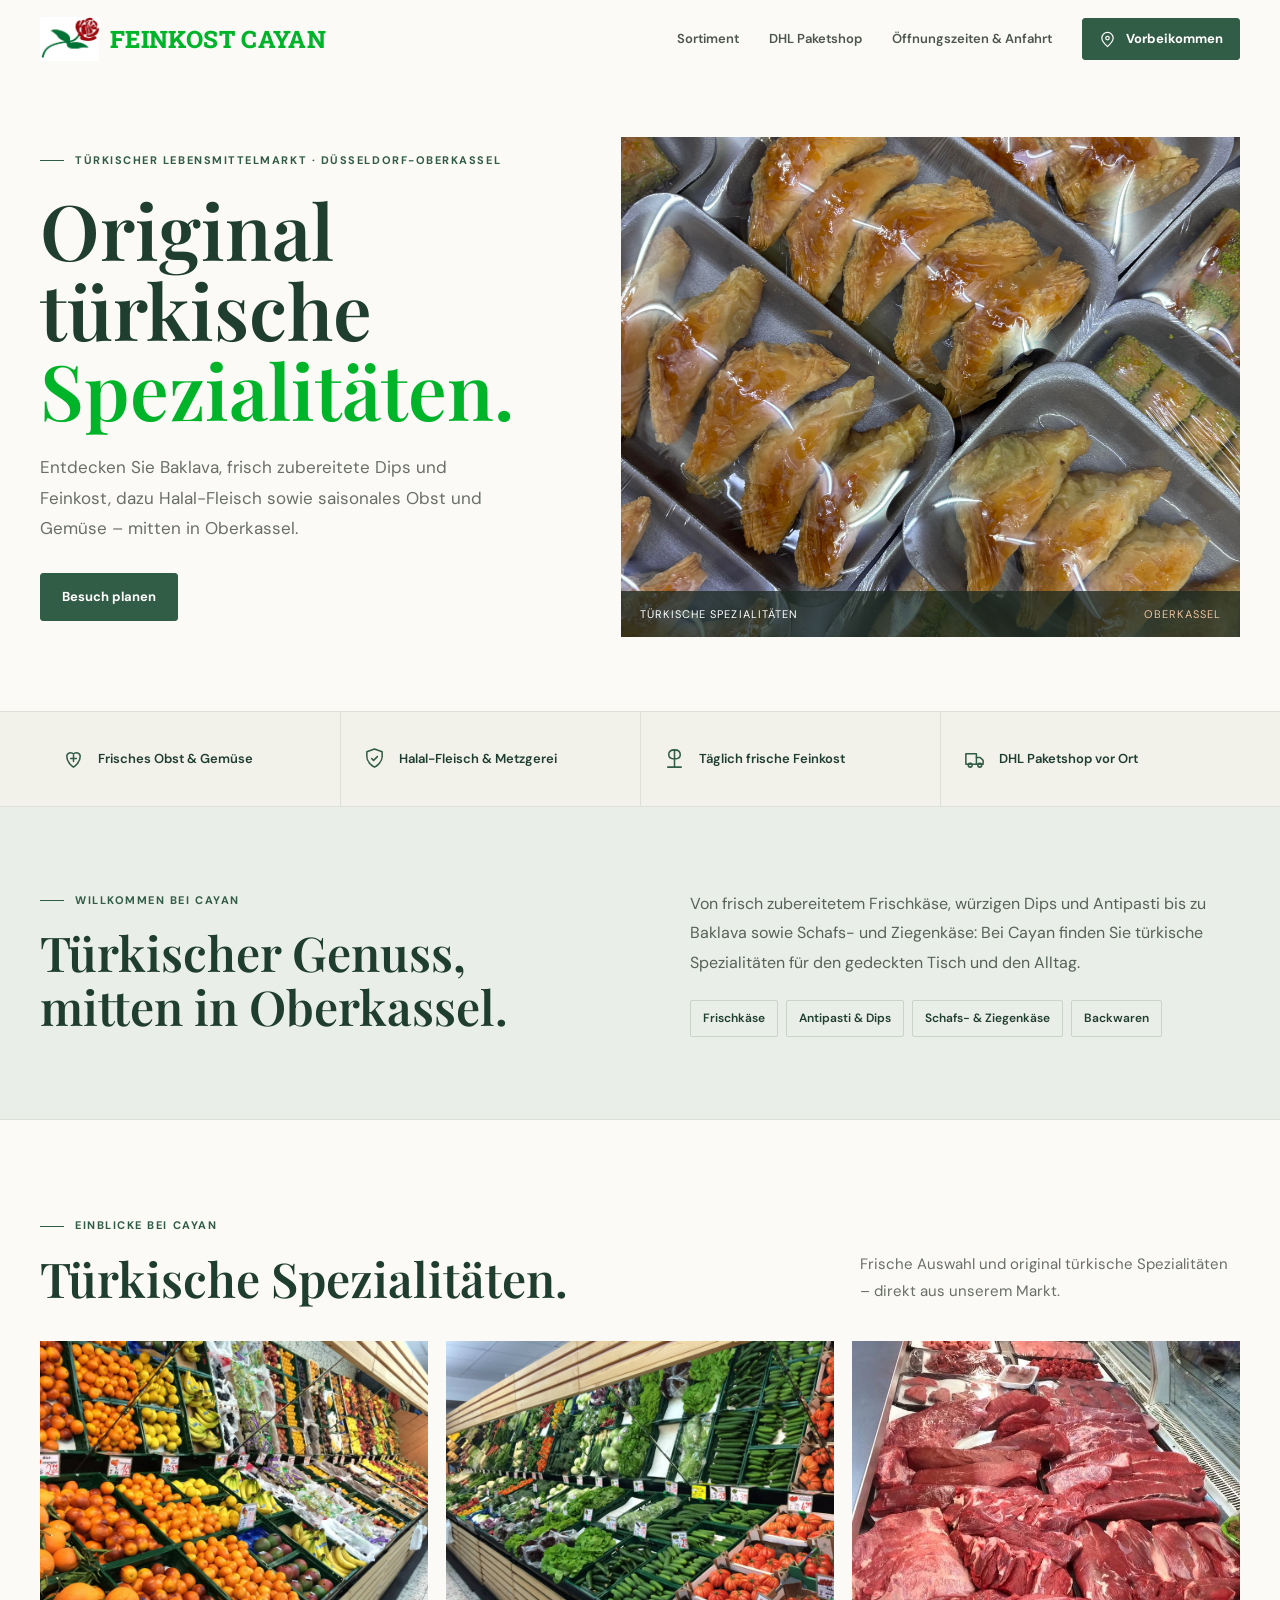
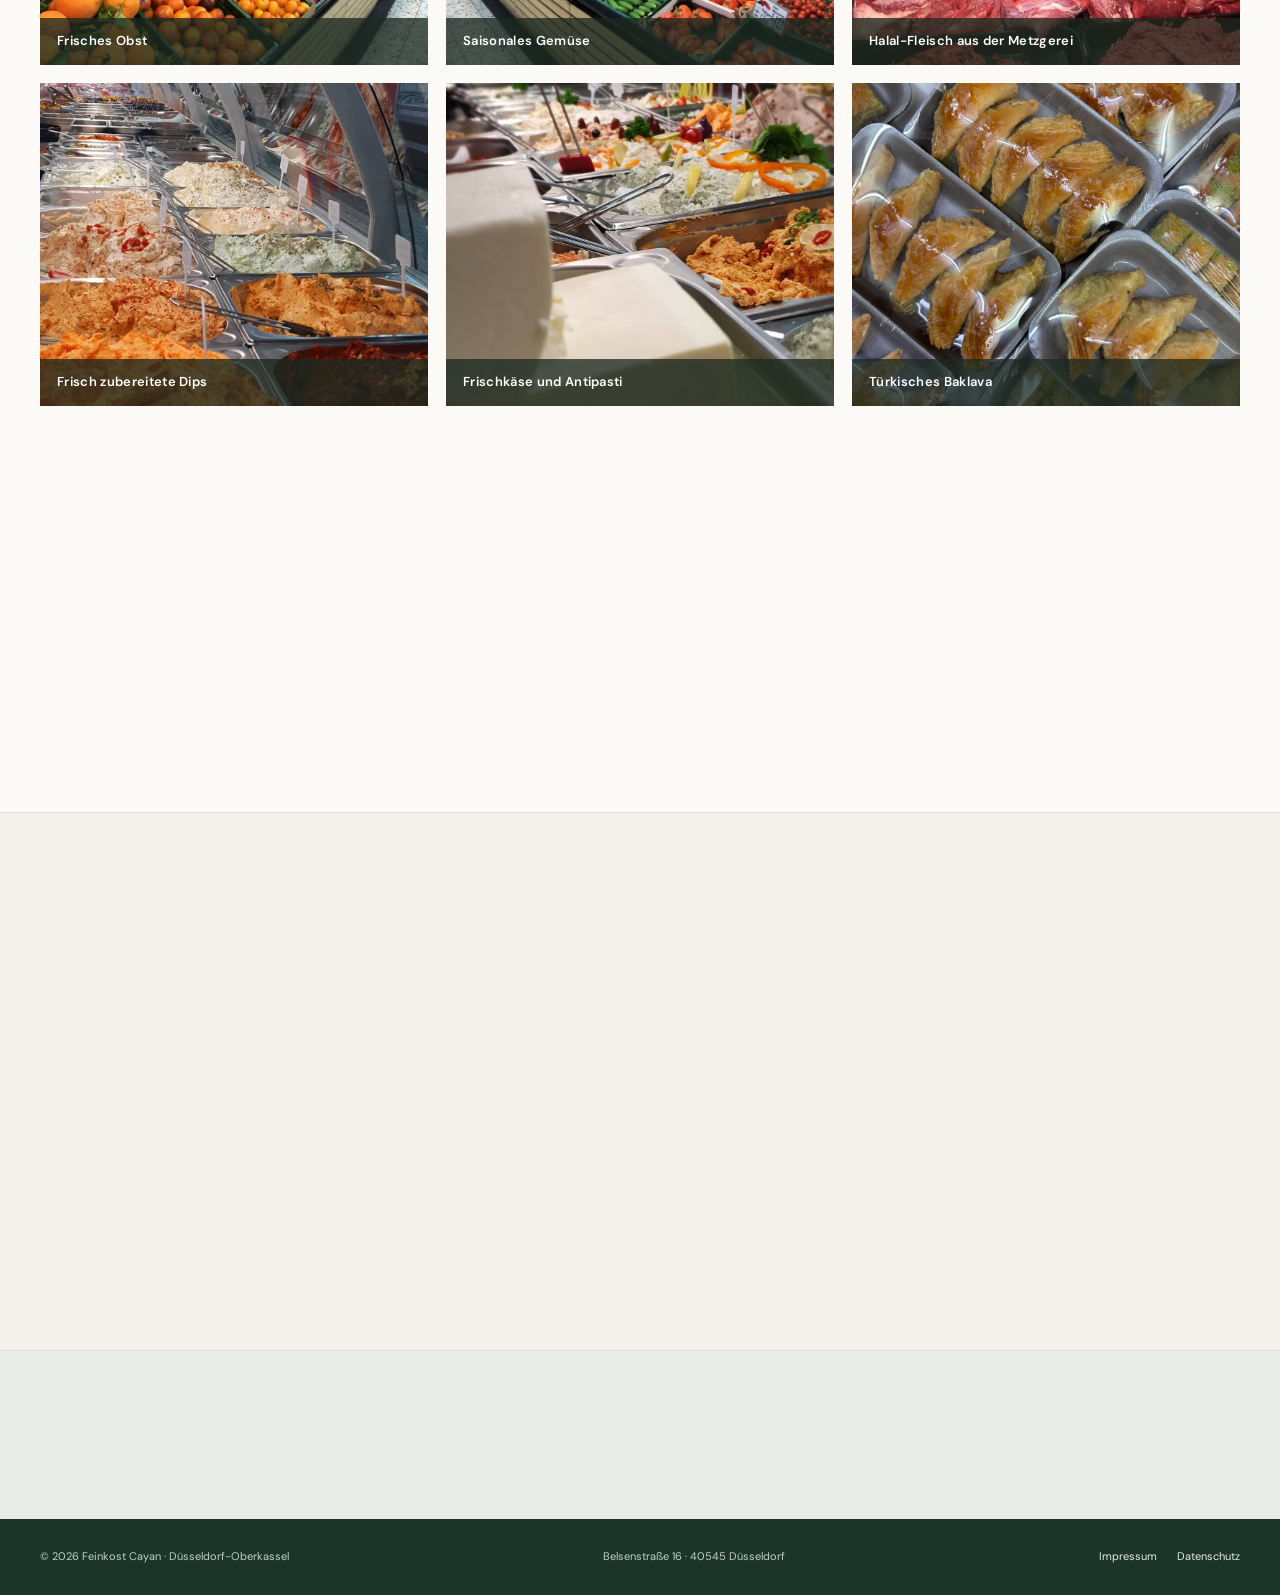
<file: index.html>
<!doctype html>
<html lang="de">
  <head>
    <meta charset="utf-8" />
    <meta name="viewport" content="width=device-width, initial-scale=1" />
    <meta name="theme-color" content="#274638" />
    <meta name="description" content="Feinkost Cayan in Düsseldorf-Oberkassel: frisches Obst und Gemüse, Halal-Fleisch, türkische Feinkost und DHL Paketshop. Mo–Sa 08:00–20:00 Uhr." />
    <meta property="og:type" content="website" />
    <meta property="og:title" content="Feinkost Cayan | Frische & Feinkost in Oberkassel" />
    <meta property="og:description" content="Türkische Lebensmittel, frische Produkte und persönliche Nachbarschaft in Düsseldorf-Oberkassel." />
    <title>Feinkost Cayan | Türkischer Lebensmittelmarkt in Düsseldorf-Oberkassel</title>
    <link rel="stylesheet" href="/fonts/fonts.css" />
    <style>
      :root {
        color-scheme: light;
        --paper: #fbfaf6;
        --white: #fff;
        --ink: #262c27;
        --muted: #696f68;
        --green: #315c45;
        --green-dark: #203e30;
        --cayan-green: #00b42a;
        --green-pale: #e9eee8;
        --line: #dedfd7;
        --serif: "Playfair Display", Georgia, serif;
        --sans: "DM Sans", "Helvetica Neue", sans-serif;
        --page-width: 1200px;
      }

      *, *::before, *::after { box-sizing: border-box; }
      html { scroll-behavior: smooth; scroll-padding-top: 90px; }
      body {
        margin: 0;
        background: var(--paper);
        color: var(--ink);
        font-family: var(--sans);
        font-size: 16px;
        line-height: 1.65;
        -webkit-font-smoothing: antialiased;
      }
      img, svg { display: block; }
      img { max-width: 100%; }
      a { color: inherit; text-decoration: none; }
      a:focus-visible, button:focus-visible { outline: 3px solid var(--green); outline-offset: 4px; }
      button { color: inherit; font: inherit; }
      .wrap { width: min(var(--page-width), calc(100% - 64px)); margin-inline: auto; }
      h1, h2, h3, p { margin-top: 0; }
      h1, h2, h3 { font-family: var(--serif); font-weight: 600; }
      h1 { max-width: 620px; margin-bottom: 22px; color: var(--green-dark); font-size: clamp(52px, 6vw, 78px); line-height: 1.04; }
      h2 { margin-bottom: 16px; color: var(--green-dark); font-size: clamp(36px, 4vw, 48px); line-height: 1.12; }
      .eyebrow {
        display: flex; align-items: center; gap: 11px; margin: 0 0 18px;
        color: var(--green); font-size: 11px; font-weight: 700;
        letter-spacing: .14em; line-height: 1.4; text-transform: uppercase;
      }
      .eyebrow::before { width: 24px; height: 1px; background: currentColor; content: ""; }
      .section-intro { max-width: 630px; margin-bottom: 0; color: var(--muted); font-size: 17px; line-height: 1.8; }

      .site-header {
        position: sticky; z-index: 20; top: 0; border-bottom: 1px solid transparent;
        background: rgb(251 250 246 / 88%); transition: background-color 180ms ease, border-color 180ms ease, box-shadow 180ms ease;
        -webkit-backdrop-filter: blur(12px); backdrop-filter: blur(12px);
      }
      .site-header.is-scrolled { border-color: var(--line); background: rgb(251 250 246 / 97%); box-shadow: 0 5px 20px rgb(32 62 48 / 6%); }
      .header-inner { display: flex; min-height: 78px; align-items: center; justify-content: space-between; gap: 28px; }
      .brand { display: inline-flex; min-width: max-content; align-items: center; gap: 11px; color: var(--green-dark); }
      .brand-mark { display: block; width: 59px; height: 44px; flex: 0 0 auto; object-fit: contain; }
      .brand-name { display: block; font-family: var(--serif); font-size: 23px; font-weight: 700; line-height: 1.02; }
      .brand-word { color: var(--cayan-green); font-family: "Roboto Slab", Rockwell, Georgia, serif; font-size: 24px; font-weight: 800; letter-spacing: .015em; line-height: 1; white-space: nowrap; }
      .main-nav { display: flex; align-items: center; gap: 30px; }
      .main-nav a:not(.nav-visit) { color: #4d564e; font-size: 13px; font-weight: 600; transition: color 160ms ease; }
      .main-nav a:not(.nav-visit):hover { color: var(--green); }
      .nav-visit, .button {
        display: inline-flex; min-height: 48px; align-items: center; justify-content: center; gap: 10px;
        border: 1px solid var(--green); border-radius: 3px; background: var(--green); color: var(--white);
        font-size: 13px; font-weight: 700; transition: background-color 180ms ease, border-color 180ms ease, transform 180ms ease;
      }
      .nav-visit { min-height: 42px; padding: 0 16px; }
      .button { padding: 0 21px; }
      .nav-visit:hover, .button:hover { transform: translateY(-2px); border-color: var(--green-dark); background: var(--green-dark); }
      .nav-visit svg, .button svg { width: 17px; height: 17px; }
      .menu-toggle {
        display: none; width: 44px; height: 44px; align-items: center; justify-content: center;
        border: 1px solid var(--line); border-radius: 3px; background: transparent; color: var(--green-dark); cursor: pointer;
      }
      .menu-toggle svg { width: 21px; height: 21px; }

      .hero { display: grid; min-height: 600px; grid-template-columns: .92fr 1.08fr; align-items: center; gap: 54px; padding-block: 50px 66px; }
      .hero-copy { padding-block: 24px; }
      .hero .eyebrow { margin-bottom: 22px; }
      .hero h1 span { color: var(--cayan-green); }
      .hero-copy > p:not(.eyebrow) { max-width: 465px; margin-bottom: 29px; color: var(--muted); font-size: 17px; line-height: 1.8; }
      .hero-actions { display: flex; align-items: center; gap: 22px; }
      .text-link { display: inline-flex; align-items: center; gap: 9px; color: var(--green); font-size: 13px; font-weight: 700; }
      .text-link svg { width: 16px; height: 16px; transition: transform 180ms ease; }
      .text-link:hover svg { transform: translateX(4px); }
      .hero-photo { position: relative; height: 500px; margin: 0; overflow: hidden; background: var(--green-pale); }
      .hero-photo img { width: 100%; height: 100%; object-fit: cover; object-position: center; }
      .photo-caption {
        position: absolute; right: 0; bottom: 0; left: 0; display: flex; align-items: center; justify-content: space-between;
        gap: 16px; padding: 14px 19px; background: rgb(28 42 32 / 76%); color: #fff;
        font-size: 11px; letter-spacing: .1em; text-transform: uppercase;
      }
      .photo-caption span:last-child { color: #f0c49f; }
      .qualities { border-block: 1px solid var(--line); background: #f2f2eb; }
      .qualities-inner { display: grid; grid-template-columns: repeat(4, 1fr); }
      .quality { display: flex; min-height: 94px; align-items: center; gap: 13px; padding: 18px 22px; color: var(--green-dark); font-size: 13px; font-weight: 600; }
      .quality + .quality { border-left: 1px solid var(--line); }
      .quality svg { width: 23px; height: 23px; flex: 0 0 auto; color: var(--green); }

      .intro-band { border-bottom: 1px solid var(--line); background: var(--green-pale); }
      .intro-inner { display: grid; grid-template-columns: 1.05fr 1fr; align-items: center; gap: 72px; padding-block: 82px; }
      .intro-inner h2 { max-width: 520px; margin-bottom: 0; }
      .intro-copy p { max-width: 540px; margin-bottom: 22px; color: #566258; line-height: 1.85; }
      .specialties { display: flex; flex-wrap: wrap; gap: 8px; }
      .specialties span { padding: 8px 12px; border: 1px solid #cad4c9; border-radius: 2px; color: var(--green-dark); font-size: 12px; font-weight: 600; }

      .assortment { padding-block: 98px 106px; }
      .section-heading { display: flex; align-items: end; justify-content: space-between; gap: 40px; margin-bottom: 36px; }
      .section-heading h2 { max-width: 620px; margin-bottom: 0; }
      .section-heading .section-intro { max-width: 380px; font-size: 15px; }
      .product-grid { display: grid; grid-template-columns: repeat(3, minmax(0, 1fr)); gap: 18px; }
      .product-card { position: relative; min-width: 0; aspect-ratio: 1.2; margin: 0; overflow: hidden; background: var(--green-pale); }
      .product-card img { width: 100%; height: 100%; object-fit: cover; transition: transform 500ms ease; }
      .product-card:hover img { transform: scale(1.035); }
      .product-card figcaption {
        position: absolute; right: 0; bottom: 0; left: 0; padding: 14px 17px;
        background: rgb(28 42 32 / 76%); color: #fff; font-size: 13px; font-weight: 600;
        letter-spacing: .025em; line-height: 1.45;
      }

      .service-band { padding-block: 0 96px; }
      .service-panel { display: grid; grid-template-columns: 1fr auto; align-items: center; gap: 38px; padding: 38px 44px; background: var(--green-dark); color: #fff; }
      .service-panel .eyebrow { color: #efb080; }
      .service-panel h2 { margin-bottom: 10px; color: #fff; font-size: 34px; }
      .service-panel p:not(.eyebrow) { max-width: 600px; margin-bottom: 0; color: #d9e1da; font-size: 14px; }
      .service-icon { display: grid; width: 72px; height: 72px; place-items: center; border: 1px solid rgb(255 255 255 / 35%); border-radius: 50%; color: #efb080; }
      .service-icon svg { width: 36px; height: 36px; }

      .visit-section { padding-block: 88px 96px; border-block: 1px solid var(--line); background: #f3f1eb; }
      .visit-layout { display: grid; grid-template-columns: 1fr .9fr; align-items: center; gap: 76px; }
      .visit-intro { max-width: 420px; }
      .visit-details { display: grid; grid-template-columns: 1fr 1fr; gap: 30px; margin-top: 34px; }
      .detail-block h3 { margin-bottom: 12px; color: var(--green-dark); font-family: var(--sans); font-size: 13px; font-weight: 700; letter-spacing: .06em; text-transform: uppercase; }
      .hours-table { width: 100%; border-collapse: collapse; color: #434c44; font-size: 13px; }
      .hours-table th, .hours-table td { padding: 7px 0; border-bottom: 1px solid var(--line); text-align: left; }
      .hours-table th { font-weight: 600; }
      .hours-table td { text-align: right; white-space: nowrap; }
      .hours-table .closed { color: var(--muted); }
      .detail-note { margin: 10px 0 0; color: var(--muted); font-size: 12px; }
      .address-link { display: inline-block; color: var(--ink); font-size: 15px; font-weight: 600; line-height: 1.65; }
      .phone-links { display: grid; gap: 3px; margin-top: 11px; }
      .phone-links span { color: var(--muted); font-size: 11px; }
      .phone-links a { width: fit-content; color: var(--muted); font-size: 11px; }
      .phone-links a:hover { color: var(--green); }
      .map-card {
        position: relative; display: flex; aspect-ratio: 1.61; align-items: flex-end;
        overflow: hidden; background: #e7eadf;
      }
      .map-card > img { position: absolute; inset: 0; width: 100%; height: 100%; object-fit: cover; object-position: center; }
      .map-info { position: relative; z-index: 1; width: 100%; padding: 17px 20px; background: rgb(28 42 32 / 82%); color: #fff; }
      .map-info strong { display: block; margin-bottom: 2px; color: #fff; font-family: var(--serif); font-size: 21px; }
      .map-info p { margin-bottom: 9px; color: #e2e9e2; font-size: 13px; }
      .map-link {
        display: inline-flex; min-height: 38px; align-items: center; gap: 8px; padding: 0 12px;
        border: 1px solid rgb(255 255 255 / 75%); border-radius: 3px;
        background: #fff; color: var(--green-dark); font-size: 12px; font-weight: 700;
        transition: background-color 160ms ease, color 160ms ease;
      }
      .map-link svg { width: 15px; height: 15px; }
      .map-link:hover { background: var(--green-pale); color: var(--green-dark); }

      .contact-band { background: #e8eee7; }
      .contact-inner { display: flex; align-items: center; justify-content: space-between; gap: 35px; padding-block: 45px; }
      .contact-inner .eyebrow { margin-bottom: 8px; }
      .contact-inner h2 { margin-bottom: 0; font-size: 34px; }
      .contact-visit { display: grid; justify-items: end; gap: 8px; }
      .contact-visit p { margin: 0; color: var(--muted); font-size: 13px; }
      .site-footer { background: #1c3529; color: #e5ebe5; }
      .footer-inner { display: flex; min-height: 76px; align-items: center; justify-content: space-between; gap: 20px; }
      .footer-inner p { margin: 0; color: #c4d0c6; font-size: 11px; }
      .footer-links { display: flex; gap: 20px; }
      .footer-links a { color: #e5ebe5; font-size: 11px; }
      .footer-links a:hover { color: #efb080; }

      .js .reveal { opacity: 0; transform: translateY(15px); transition: opacity 600ms ease, transform 600ms ease; }
      .js .reveal.is-visible { opacity: 1; transform: translateY(0); }
      @media (max-width: 960px) {
        .main-nav { gap: 19px; }
        .hero { min-height: 0; grid-template-columns: .92fr 1.08fr; gap: 32px; padding-block: 42px 52px; }
        .hero-photo { height: 440px; }
        .quality { padding-inline: 14px; }
        .intro-inner { gap: 42px; }
        .visit-layout { gap: 42px; }
        .visit-details { gap: 20px; }
      }
      @media (max-width: 720px) {
        .wrap { width: min(var(--page-width), calc(100% - 40px)); }
        .header-inner { min-height: 70px; }
        .menu-toggle { display: inline-flex; }
        .main-nav {
          position: absolute; top: 100%; right: 0; left: 0; display: none; align-items: stretch; flex-direction: column;
          gap: 0; padding: 10px 20px 20px; border-bottom: 1px solid var(--line); background: var(--paper); box-shadow: 0 12px 20px rgb(32 62 48 / 7%);
        }
        .main-nav.is-open { display: flex; }
        .main-nav a:not(.nav-visit) { padding: 12px 0; border-bottom: 1px solid var(--line); }
        .main-nav .nav-visit { margin-top: 14px; }
        .hero { grid-template-columns: 1fr; gap: 24px; padding-block: 35px 42px; }
        .hero-copy { padding-block: 12px; }
        .hero-photo { height: min(112vw, 470px); }
        .hero h1 { font-size: clamp(48px, 11vw, 68px); }
        .qualities-inner { grid-template-columns: 1fr 1fr; }
        .quality { min-height: 76px; padding: 12px 8px; font-size: 12px; }
        .quality + .quality { border-left: 0; }
        .quality:nth-child(even) { border-left: 1px solid var(--line); }
        .quality:nth-child(n+3) { border-top: 1px solid var(--line); }
        .intro-inner { grid-template-columns: 1fr; gap: 24px; padding-block: 62px; }
        .assortment { padding-block: 68px 74px; }
        .section-heading { display: block; margin-bottom: 24px; }
        .section-heading .section-intro { margin-top: 13px; }
        .product-grid { grid-template-columns: 1fr; gap: 14px; }
        .product-card { aspect-ratio: 1.2; }
        .service-band { padding-bottom: 68px; }
        .service-panel { grid-template-columns: 1fr auto; gap: 16px; padding: 28px 24px; }
        .service-panel h2 { font-size: 29px; }
        .service-icon { width: 58px; height: 58px; }
        .visit-section { padding-block: 66px 72px; }
        .visit-layout { grid-template-columns: 1fr; gap: 32px; }
        .visit-details { gap: 22px; margin-top: 28px; }
        .map-card { min-height: 0; }
        .contact-inner { align-items: flex-start; flex-direction: column; gap: 14px; padding-block: 34px; }
        .contact-inner h2 { font-size: 30px; }
        .contact-visit { justify-items: start; }
        .footer-inner { align-items: flex-start; flex-direction: column; justify-content: center; gap: 8px; padding-block: 18px; }
      }
      @media (max-width: 430px) {
        .wrap { width: calc(100% - 32px); }
        .header-inner { gap: 10px; }
        .brand { gap: 8px; }
        .brand-mark { width: 48px; height: 36px; }
        .brand-word { font-size: clamp(16px, 5.4vw, 22px); }
        .hero h1 { font-size: clamp(40px, 12vw, 48px); }
        .hero-actions { align-items: flex-start; flex-direction: column; gap: 15px; }
        .visit-details { grid-template-columns: 1fr; }
        .hours-table { max-width: 320px; }
        .product-card { aspect-ratio: 1.15; }
        .service-panel { grid-template-columns: 1fr; }
        .service-icon { display: none; }
      }
      @media (prefers-reduced-motion: reduce) {
        *, *::before, *::after { scroll-behavior: auto !important; transition-duration: .01ms !important; }
      }
    </style>
    <script>document.documentElement.classList.add("js");</script>
    <script type="application/ld+json">
      {
        "@context": "https://schema.org",
        "@type": "GroceryStore",
        "name": "Feinkost Cayan",
        "description": "Türkischer Lebensmittel- und Feinkostmarkt in Düsseldorf-Oberkassel mit frischen Lebensmitteln und Halal-Fleisch.",
        "address": {
          "@type": "PostalAddress",
          "streetAddress": "Belsenstraße 16",
          "postalCode": "40545",
          "addressLocality": "Düsseldorf",
          "addressCountry": "DE"
        },
        "telephone": ["+49 211 41661520", "+49 211 574460"],
        "openingHours": "Mo-Sa 08:00-20:00"
      }
    </script>
  </head>
  <body>
    <header class="site-header" id="top">
      <div class="header-inner wrap">
        <a class="brand" href="#top" aria-label="Feinkost Cayan, Startseite">
          <img class="brand-mark" src="images/cayan-logo.jpg" alt="" />
          <span class="brand-name"><span class="brand-word">FEINKOST CAYAN</span></span>
        </a>
        <button class="menu-toggle" type="button" aria-label="Menü öffnen" aria-expanded="false" aria-controls="main-nav">
          <svg viewBox="0 0 24 24" fill="none" stroke="currentColor" stroke-width="1.8" stroke-linecap="round" aria-hidden="true"><path d="M4 7h16M4 12h16M4 17h16" /></svg>
        </button>
        <nav class="main-nav" id="main-nav" aria-label="Hauptnavigation">
          <a href="#sortiment">Sortiment</a>
          <a href="#dhl">DHL Paketshop</a>
          <a href="#besuch">Öffnungszeiten &amp; Anfahrt</a>
          <a class="nav-visit" href="#besuch">
            <svg viewBox="0 0 24 24" fill="none" stroke="currentColor" stroke-width="1.7" stroke-linecap="round" stroke-linejoin="round" aria-hidden="true"><path d="M20 10c0 5-8 12-8 12S4 15 4 10a8 8 0 1 1 16 0Z"/><circle cx="12" cy="10" r="2.5"/></svg>
            Vorbeikommen
          </a>
        </nav>
      </div>
    </header>

    <main>
      <section class="hero wrap" aria-labelledby="hero-title">
        <div class="hero-copy reveal">
          <p class="eyebrow">Türkischer Lebensmittelmarkt · Düsseldorf-Oberkassel</p>
          <h1 id="hero-title">Original türkische<br /><span>Spezialitäten.</span></h1>
          <p>Entdecken Sie Baklava, frisch zubereitete Dips und Feinkost, dazu Halal-Fleisch sowie saisonales Obst und Gemüse – mitten in Oberkassel.</p>
          <div class="hero-actions">
            <a class="button" href="#besuch">Besuch planen</a>
          </div>
        </div>
        <figure class="hero-photo reveal">
          <img src="images/baklava.jpg" alt="Baklava aus der Feinkostauswahl bei Cayan" fetchpriority="high" />
          <figcaption class="photo-caption"><span>Türkische Spezialitäten</span><span>Oberkassel</span></figcaption>
        </figure>
      </section>

      <section class="qualities" aria-label="Das erwartet Sie bei Feinkost Cayan">
        <div class="qualities-inner wrap">
          <div class="quality"><svg viewBox="0 0 24 24" fill="none" stroke="currentColor" stroke-width="1.6" stroke-linecap="round" stroke-linejoin="round" aria-hidden="true"><path d="M12 21s7-4.4 7-11a4 4 0 0 0-7-2.6A4 4 0 0 0 5 10c0 6.6 7 11 7 11Z"/><path d="M9 12h6m-3-3v6"/></svg>Frisches Obst &amp; Gemüse</div>
          <div class="quality"><svg viewBox="0 0 24 24" fill="none" stroke="currentColor" stroke-width="1.6" stroke-linecap="round" stroke-linejoin="round" aria-hidden="true"><path d="M12 21s8-4 8-11V5l-8-3-8 3v5c0 7 8 11 8 11Z"/><path d="m9 12 2 2 4-4"/></svg>Halal-Fleisch &amp; Metzgerei</div>
          <div class="quality"><svg viewBox="0 0 24 24" fill="none" stroke="currentColor" stroke-width="1.6" stroke-linecap="round" stroke-linejoin="round" aria-hidden="true"><path d="M12 3v18m0-18c-4 0-6 2.4-6 5.2 0 2.5 2 4.3 6 4.3m0-9.5c4 0 6 2.4 6 5.2 0 2.5-2 4.3-6 4.3"/><path d="M5 21h14"/></svg>Täglich frische Feinkost</div>
          <div class="quality"><svg viewBox="0 0 24 24" fill="none" stroke="currentColor" stroke-width="1.6" stroke-linecap="round" stroke-linejoin="round" aria-hidden="true"><path d="M3 7h11v11H3z"/><path d="M14 11h4l3 3v4h-7"/><circle cx="7.5" cy="19" r="2"/><circle cx="17.5" cy="19" r="2"/></svg>DHL Paketshop vor Ort</div>
        </div>
      </section>

      <section class="intro-band" aria-labelledby="intro-title">
        <div class="intro-inner wrap reveal">
          <div><p class="eyebrow">Willkommen bei Cayan</p><h2 id="intro-title">Türkischer Genuss, mitten in Oberkassel.</h2></div>
          <div class="intro-copy">
            <p>Von frisch zubereitetem Frischkäse, würzigen Dips und Antipasti bis zu Baklava sowie Schafs- und Ziegenkäse: Bei Cayan finden Sie türkische Spezialitäten für den gedeckten Tisch und den Alltag.</p>
            <div class="specialties" aria-label="Spezialitäten"><span>Frischkäse</span><span>Antipasti &amp; Dips</span><span>Schafs- &amp; Ziegenkäse</span><span>Backwaren</span></div>
          </div>
        </div>
      </section>

      <section class="assortment wrap" id="sortiment" aria-labelledby="assortment-title">
        <div class="section-heading reveal">
          <div><p class="eyebrow">Einblicke bei Cayan</p><h2 id="assortment-title">Türkische Spezialitäten.</h2></div>
          <p class="section-intro">Frische Auswahl und original türkische Spezialitäten – direkt aus unserem Markt.</p>
        </div>
        <div class="product-grid">
          <figure class="product-card reveal">
            <img src="images/obst.jpg" alt="Frische Zitrusfrüchte und weiteres Obst in der Marktauslage" loading="lazy" />
            <figcaption>Frisches Obst</figcaption>
          </figure>
          <figure class="product-card reveal">
            <img src="images/gem%C3%BCse.jpg" alt="Auswahl an frischem Gemüse in der Marktauslage" loading="lazy" />
            <figcaption>Saisonales Gemüse</figcaption>
          </figure>
          <figure class="product-card reveal">
            <img src="images/fleisch.jpg" alt="Frische Fleischstücke in der Metzgerei-Auslage" loading="lazy" />
            <figcaption>Halal-Fleisch aus der Metzgerei</figcaption>
          </figure>
          <figure class="product-card reveal">
            <img src="images/dips.jpg" alt="Auswahl an frisch zubereiteten Dips und Feinkostsalaten" loading="lazy" />
            <figcaption>Frisch zubereitete Dips</figcaption>
          </figure>
          <figure class="product-card reveal">
            <img src="images/dips2.jpg" alt="Frischkäse und würzige Feinkost in der Theke" loading="lazy" />
            <figcaption>Frischkäse und Antipasti</figcaption>
          </figure>
          <figure class="product-card reveal">
            <img src="images/baklava.jpg" alt="Türkisches Baklava als süße Spezialität" loading="lazy" />
            <figcaption>Türkisches Baklava</figcaption>
          </figure>
        </div>
      </section>

      <section class="service-band wrap" id="dhl" aria-labelledby="dhl-title">
        <div class="service-panel reveal">
          <div>
            <p class="eyebrow">Praktisch im Viertel</p>
            <h2 id="dhl-title">DHL Paketshop vor Ort.</h2>
            <p>Erledigen Sie Ihren Einkauf und nutzen Sie zugleich den DHL Paketshop mit integrierter Packstation direkt bei Feinkost Cayan.</p>
          </div>
          <span class="service-icon" aria-hidden="true"><svg viewBox="0 0 24 24" fill="none" stroke="currentColor" stroke-width="1.5" stroke-linecap="round" stroke-linejoin="round"><path d="M3 7.5 12 3l9 4.5v9L12 21l-9-4.5v-9Z"/><path d="m3.5 7.8 8.5 4.4 8.5-4.4M12 12.2V21M7.5 5.2l9 4.6"/></svg></span>
        </div>
      </section>

      <section class="visit-section" id="besuch" aria-labelledby="visit-title">
        <div class="visit-layout wrap">
          <div class="reveal">
            <p class="eyebrow">Gut zu wissen</p><h2 id="visit-title">Schauen Sie vorbei.</h2>
            <p class="section-intro visit-intro">Wir freuen uns auf Ihren Besuch in Düsseldorf-Oberkassel.</p>
            <div class="visit-details">
              <div class="detail-block">
                <h3>Öffnungszeiten</h3>
                <table class="hours-table"><tbody>
                  <tr><th scope="row">Montag – Samstag</th><td>08:00 – 20:00</td></tr>
                  <tr><th scope="row">Sonntag</th><td class="closed">Geschlossen</td></tr>
                </tbody></table>
              </div>
              <div class="detail-block">
                <h3>Adresse</h3>
                <a class="address-link" href="https://www.google.com/maps/dir/?api=1&amp;destination=Belsenstra%C3%9Fe%2016%2C%2040545%20D%C3%BCsseldorf" target="_blank" rel="noopener noreferrer">Belsenstraße 16<br />40545 Düsseldorf-Oberkassel</a>
                <div class="phone-links">
                  <span>Telefon für Rückfragen</span>
                  <a href="tel:+4921141661520">+49 211 41661520</a>
                  <a href="tel:+49211574460">+49 211 574460</a>
                </div>
              </div>
            </div>
          </div>
          <div class="map-card reveal" role="group" aria-label="Standort Feinkost Cayan in Düsseldorf-Oberkassel">
            <img src="images/map-cayan.jpg" alt="Karte mit der markierten Lage von Feinkost Cayan bei Belsenplatz" loading="lazy" />
            <div class="map-info">
              <strong>Feinkost Cayan</strong>
              <p>Belsenstraße 16 · 40545 Düsseldorf</p>
              <a class="map-link" href="https://www.google.com/maps/dir/?api=1&amp;destination=Belsenstra%C3%9Fe%2016%2C%2040545%20D%C3%BCsseldorf" target="_blank" rel="noopener noreferrer">Route in Google Maps öffnen<svg viewBox="0 0 24 24" fill="none" stroke="currentColor" stroke-width="1.8" stroke-linecap="round" stroke-linejoin="round" aria-hidden="true"><path d="M7 17 17 7M7 7h10v10" /></svg></a>
            </div>
          </div>
        </div>
      </section>

      <section class="contact-band" aria-labelledby="contact-title">
        <div class="contact-inner wrap reveal">
          <div><p class="eyebrow">Mitten in Oberkassel</p><h2 id="contact-title">Wir freuen uns auf Ihren Besuch.</h2></div>
          <div class="contact-visit">
            <p>Belsenstraße 16 · 40545 Düsseldorf</p>
            <a class="button" href="https://www.google.com/maps/dir/?api=1&amp;destination=Belsenstra%C3%9Fe%2016%2C%2040545%20D%C3%BCsseldorf" target="_blank" rel="noopener noreferrer">Wegbeschreibung öffnen</a>
          </div>
        </div>
      </section>
    </main>

    <footer class="site-footer">
      <div class="footer-inner wrap">
        <p>© <span id="year">2026</span> Feinkost Cayan · Düsseldorf-Oberkassel</p>
        <p>Belsenstraße 16 · 40545 Düsseldorf</p>
        <nav class="footer-links" aria-label="Rechtliches">
          <a href="/impressum/">Impressum</a>
          <a href="/datenschutz/">Datenschutz</a>
        </nav>
      </div>
    </footer>

    <script>
      const header = document.querySelector(".site-header");
      const menuButton = document.querySelector(".menu-toggle");
      const navigation = document.querySelector(".main-nav");
      document.querySelector("#year").textContent = new Date().getFullYear();

      const updateHeader = () => header.classList.toggle("is-scrolled", window.scrollY > 12);
      updateHeader();
      window.addEventListener("scroll", updateHeader, { passive: true });

      menuButton.addEventListener("click", () => {
        const isOpen = menuButton.getAttribute("aria-expanded") === "true";
        menuButton.setAttribute("aria-expanded", String(!isOpen));
        menuButton.setAttribute("aria-label", isOpen ? "Menü öffnen" : "Menü schließen");
        navigation.classList.toggle("is-open", !isOpen);
      });

      navigation.addEventListener("click", (event) => {
        if (event.target.closest("a")) {
          menuButton.setAttribute("aria-expanded", "false");
          menuButton.setAttribute("aria-label", "Menü öffnen");
          navigation.classList.remove("is-open");
        }
      });

      if ("IntersectionObserver" in window) {
        const revealObserver = new IntersectionObserver((entries, observer) => {
          entries.forEach((entry) => {
            if (entry.isIntersecting) {
              entry.target.classList.add("is-visible");
              observer.unobserve(entry.target);
            }
          });
        }, { threshold: 0.12 });
        document.querySelectorAll(".reveal").forEach((element) => revealObserver.observe(element));
      } else {
        document.querySelectorAll(".reveal").forEach((element) => element.classList.add("is-visible"));
      }
    </script>
  </body>
</html>
</file>
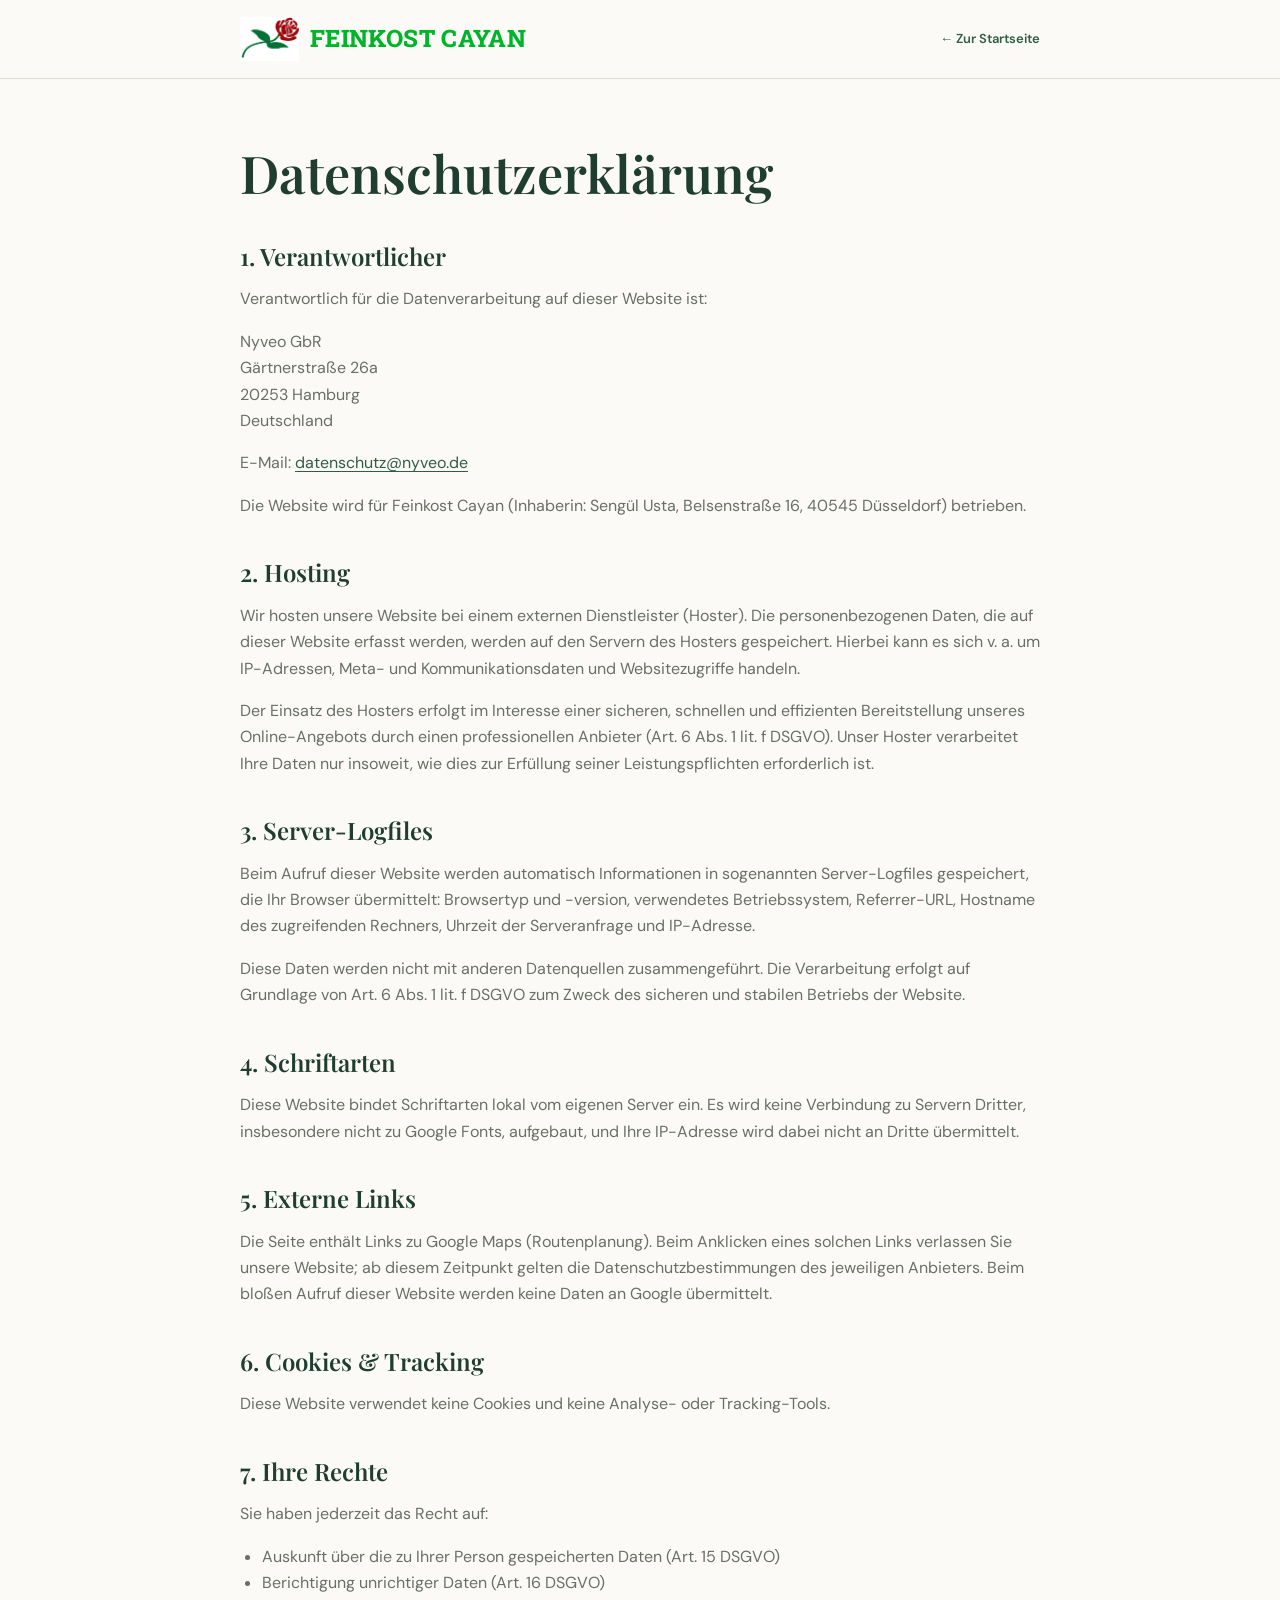
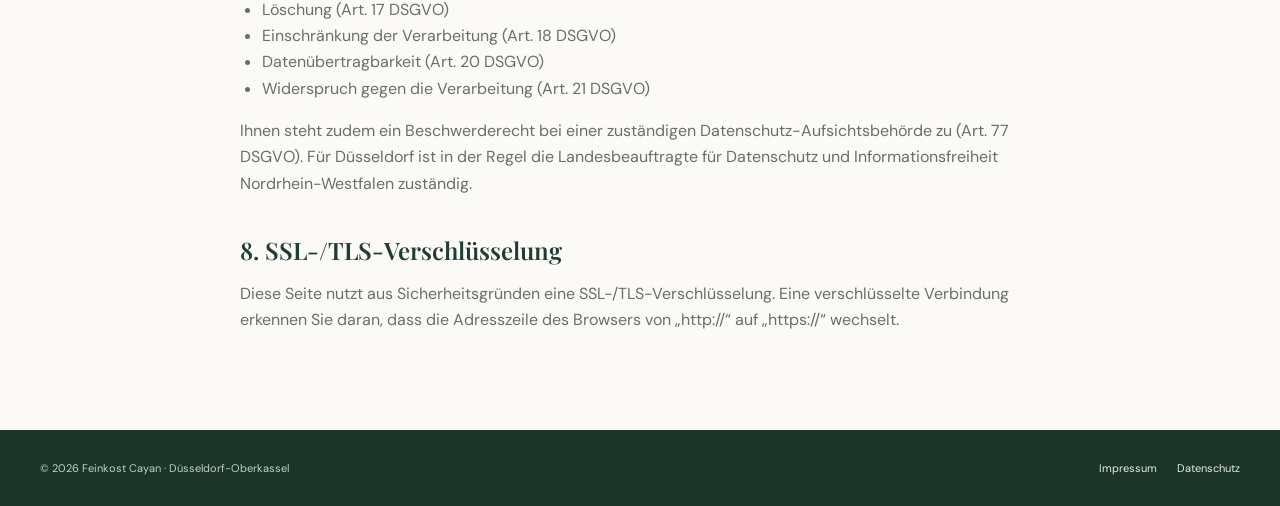
<file: datenschutz/index.html>
<!doctype html>
<html lang="de">
  <head>
    <meta charset="utf-8" />
    <meta name="viewport" content="width=device-width, initial-scale=1" />
    <meta name="theme-color" content="#274638" />
    <title>Datenschutzerklärung | Feinkost Cayan</title>
    <link rel="stylesheet" href="/fonts/fonts.css" />
    <style>
      :root { --paper:#fbfaf6; --ink:#262c27; --muted:#696f68; --green:#315c45; --green-dark:#203e30; --cayan-green:#00b42a; --line:#dedfd7; --serif:"Playfair Display",Georgia,serif; --sans:"DM Sans","Helvetica Neue",sans-serif; }
      *,*::before,*::after{box-sizing:border-box}
      body{margin:0;background:var(--paper);color:var(--ink);font-family:var(--sans);font-size:16px;line-height:1.65;-webkit-font-smoothing:antialiased;display:flex;flex-direction:column;min-height:100vh}
      a{color:var(--green);text-decoration:underline;text-underline-offset:3px}
      a:hover{color:var(--green-dark)}
      .wrap{width:min(800px,calc(100% - 48px));margin-inline:auto}
      header{border-bottom:1px solid var(--line)}
      .header-inner{display:flex;min-height:78px;align-items:center;justify-content:space-between;gap:20px}
      .brand{display:inline-flex;align-items:center;gap:11px;text-decoration:none}
      .brand img{width:59px;height:44px;object-fit:contain}
      .brand-word{color:var(--cayan-green);font-family:"Roboto Slab",Rockwell,Georgia,serif;font-size:24px;font-weight:800;letter-spacing:.015em;white-space:nowrap}
      .back{font-size:13px;font-weight:600;text-decoration:none}
      main{flex:1;padding:64px 0 80px}
      h1,h2{font-family:var(--serif);font-weight:600;color:var(--green-dark);line-height:1.15}
      h1{font-size:clamp(36px,5vw,52px);margin:0 0 32px}
      h2{font-size:24px;margin:40px 0 12px}
      p,address,li{color:var(--muted)}
      address{font-style:normal;margin:0 0 16px}
      ul{padding-left:22px}
      footer{background:#1c3529;color:#e5ebe5}
      .footer-inner{width:min(1200px,calc(100% - 64px));margin-inline:auto;display:flex;min-height:76px;align-items:center;justify-content:space-between;gap:20px;flex-wrap:wrap}
      .footer-inner p{margin:0;color:#c4d0c6;font-size:11px}
      .footer-links{display:flex;gap:20px}
      .footer-links a{color:#e5ebe5;font-size:11px;text-decoration:none}
      .footer-links a:hover{color:#efb080}
      @media (max-width:520px){.brand-word{font-size:18px}.brand img{width:44px;height:33px}}
    </style>
  </head>
  <body>
    <header>
      <div class="header-inner wrap">
        <a class="brand" href="/" aria-label="Feinkost Cayan, Startseite"><img src="/images/cayan-logo.jpg" alt="" /><span class="brand-word">FEINKOST CAYAN</span></a>
        <a class="back" href="/">← Zur Startseite</a>
      </div>
    </header>
    <main class="wrap">
      <h1>Datenschutz&shy;erklärung</h1>
      <h2>1. Verantwortlicher</h2>
      <p>Verantwortlich für die Datenverarbeitung auf dieser Website ist:</p>
      <address>
        Nyveo GbR<br />
        Gärtnerstraße 26a<br />
        20253 Hamburg<br />
        Deutschland
      </address>
      <p>E-Mail: <a href="mailto:datenschutz@nyveo.de">datenschutz@nyveo.de</a></p>
      <p>Die Website wird für Feinkost Cayan (Inhaberin: Sengül Usta, Belsenstraße 16, 40545 Düsseldorf) betrieben.</p>
      <h2>2. Hosting</h2>
      <p>Wir hosten unsere Website bei einem externen Dienstleister (Hoster). Die personenbezogenen Daten, die auf dieser Website erfasst werden, werden auf den Servern des Hosters gespeichert. Hierbei kann es sich v. a. um IP-Adressen, Meta- und Kommunikationsdaten und Websitezugriffe handeln.</p>
      <p>Der Einsatz des Hosters erfolgt im Interesse einer sicheren, schnellen und effizienten Bereitstellung unseres Online-Angebots durch einen professionellen Anbieter (Art. 6 Abs. 1 lit. f DSGVO). Unser Hoster verarbeitet Ihre Daten nur insoweit, wie dies zur Erfüllung seiner Leistungspflichten erforderlich ist.</p>
      <h2>3. Server-Logfiles</h2>
      <p>Beim Aufruf dieser Website werden automatisch Informationen in sogenannten Server-Logfiles gespeichert, die Ihr Browser übermittelt: Browsertyp und -version, verwendetes Betriebssystem, Referrer-URL, Hostname des zugreifenden Rechners, Uhrzeit der Serveranfrage und IP-Adresse.</p>
      <p>Diese Daten werden nicht mit anderen Datenquellen zusammengeführt. Die Verarbeitung erfolgt auf Grundlage von Art. 6 Abs. 1 lit. f DSGVO zum Zweck des sicheren und stabilen Betriebs der Website.</p>
      <h2>4. Schriftarten</h2>
      <p>Diese Website bindet Schriftarten lokal vom eigenen Server ein. Es wird keine Verbindung zu Servern Dritter, insbesondere nicht zu Google Fonts, aufgebaut, und Ihre IP-Adresse wird dabei nicht an Dritte übermittelt.</p>
      <h2>5. Externe Links</h2>
      <p>Die Seite enthält Links zu Google Maps (Routenplanung). Beim Anklicken eines solchen Links verlassen Sie unsere Website; ab diesem Zeitpunkt gelten die Datenschutzbestimmungen des jeweiligen Anbieters. Beim bloßen Aufruf dieser Website werden keine Daten an Google übermittelt.</p>
      <h2>6. Cookies &amp; Tracking</h2>
      <p>Diese Website verwendet keine Cookies und keine Analyse- oder Tracking-Tools.</p>
      <h2>7. Ihre Rechte</h2>
      <p>Sie haben jederzeit das Recht auf:</p>
      <ul>
        <li>Auskunft über die zu Ihrer Person gespeicherten Daten (Art. 15 DSGVO)</li>
        <li>Berichtigung unrichtiger Daten (Art. 16 DSGVO)</li>
        <li>Löschung (Art. 17 DSGVO)</li>
        <li>Einschränkung der Verarbeitung (Art. 18 DSGVO)</li>
        <li>Datenübertragbarkeit (Art. 20 DSGVO)</li>
        <li>Widerspruch gegen die Verarbeitung (Art. 21 DSGVO)</li>
      </ul>
      <p>Ihnen steht zudem ein Beschwerderecht bei einer zuständigen Datenschutz-Aufsichtsbehörde zu (Art. 77 DSGVO). Für Düsseldorf ist in der Regel die Landesbeauftragte für Datenschutz und Informationsfreiheit Nordrhein-Westfalen zuständig.</p>
      <h2>8. SSL-/TLS-Verschlüsselung</h2>
      <p>Diese Seite nutzt aus Sicherheitsgründen eine SSL-/TLS-Verschlüsselung. Eine verschlüsselte Verbindung erkennen Sie daran, dass die Adresszeile des Browsers von „http://“ auf „https://“ wechselt.</p>
    </main>
    <footer>
      <div class="footer-inner">
        <p>© 2026 Feinkost Cayan · Düsseldorf-Oberkassel</p>
        <nav class="footer-links" aria-label="Rechtliches"><a href="/impressum/">Impressum</a><a href="/datenschutz/">Datenschutz</a></nav>
      </div>
    </footer>
  </body>
</html>
</file>
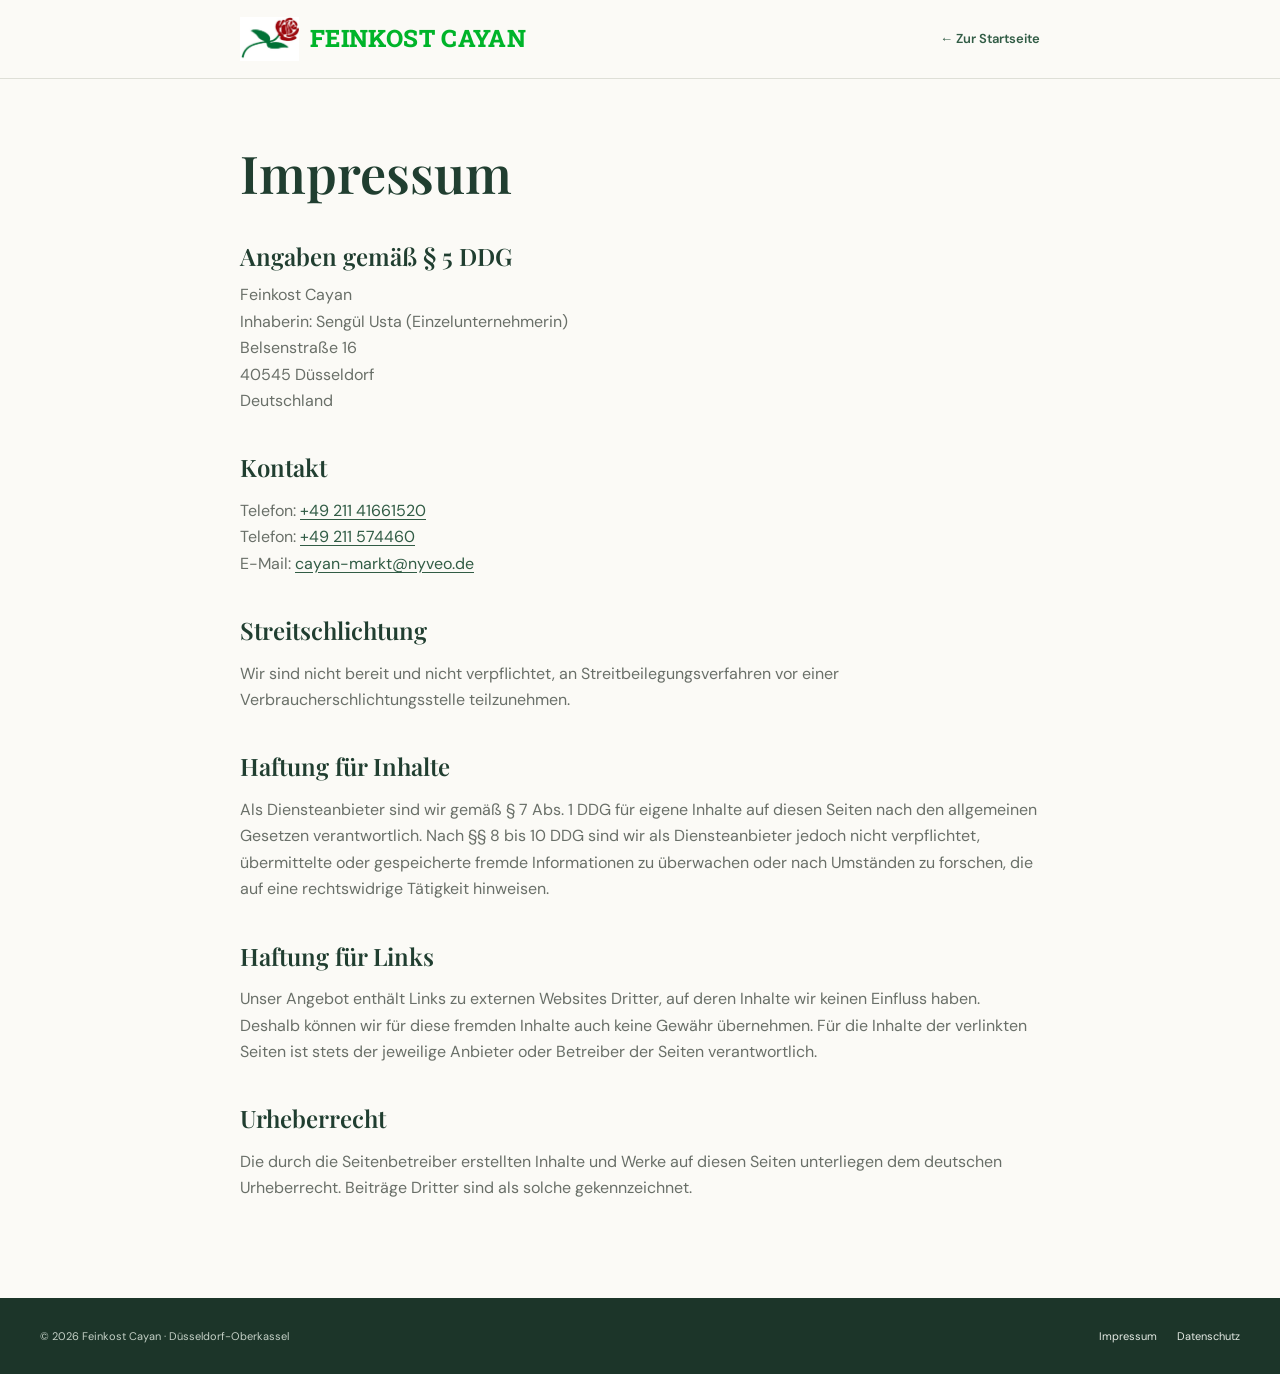
<file: impressum/index.html>
<!doctype html>
<html lang="de">
  <head>
    <meta charset="utf-8" />
    <meta name="viewport" content="width=device-width, initial-scale=1" />
    <meta name="theme-color" content="#274638" />
    <title>Impressum | Feinkost Cayan</title>
    <link rel="stylesheet" href="/fonts/fonts.css" />
    <style>
      :root { --paper:#fbfaf6; --ink:#262c27; --muted:#696f68; --green:#315c45; --green-dark:#203e30; --cayan-green:#00b42a; --line:#dedfd7; --serif:"Playfair Display",Georgia,serif; --sans:"DM Sans","Helvetica Neue",sans-serif; }
      *,*::before,*::after{box-sizing:border-box}
      body{margin:0;background:var(--paper);color:var(--ink);font-family:var(--sans);font-size:16px;line-height:1.65;-webkit-font-smoothing:antialiased;display:flex;flex-direction:column;min-height:100vh}
      a{color:var(--green);text-decoration:underline;text-underline-offset:3px}
      a:hover{color:var(--green-dark)}
      .wrap{width:min(800px,calc(100% - 48px));margin-inline:auto}
      header{border-bottom:1px solid var(--line)}
      .header-inner{display:flex;min-height:78px;align-items:center;justify-content:space-between;gap:20px}
      .brand{display:inline-flex;align-items:center;gap:11px;text-decoration:none}
      .brand img{width:59px;height:44px;object-fit:contain}
      .brand-word{color:var(--cayan-green);font-family:"Roboto Slab",Rockwell,Georgia,serif;font-size:24px;font-weight:800;letter-spacing:.015em;white-space:nowrap}
      .back{font-size:13px;font-weight:600;text-decoration:none}
      main{flex:1;padding:64px 0 80px}
      h1,h2{font-family:var(--serif);font-weight:600;color:var(--green-dark);line-height:1.15}
      h1{font-size:clamp(36px,5vw,52px);margin:0 0 32px}
      h2{font-size:24px;margin:40px 0 12px}
      p,address,li{color:var(--muted)}
      address{font-style:normal;margin:0 0 16px}
      ul{padding-left:22px}
      footer{background:#1c3529;color:#e5ebe5}
      .footer-inner{width:min(1200px,calc(100% - 64px));margin-inline:auto;display:flex;min-height:76px;align-items:center;justify-content:space-between;gap:20px;flex-wrap:wrap}
      .footer-inner p{margin:0;color:#c4d0c6;font-size:11px}
      .footer-links{display:flex;gap:20px}
      .footer-links a{color:#e5ebe5;font-size:11px;text-decoration:none}
      .footer-links a:hover{color:#efb080}
      @media (max-width:520px){.brand-word{font-size:18px}.brand img{width:44px;height:33px}}
    </style>
  </head>
  <body>
    <header>
      <div class="header-inner wrap">
        <a class="brand" href="/" aria-label="Feinkost Cayan, Startseite"><img src="/images/cayan-logo.jpg" alt="" /><span class="brand-word">FEINKOST CAYAN</span></a>
        <a class="back" href="/">← Zur Startseite</a>
      </div>
    </header>
    <main class="wrap">
      <h1>Impressum</h1>
      <h2>Angaben gemäß § 5 DDG</h2>
      <address>
        Feinkost Cayan<br />
        Inhaberin: Sengül Usta (Einzelunternehmerin)<br />
        Belsenstraße 16<br />
        40545 Düsseldorf<br />
        Deutschland
      </address>
      <h2>Kontakt</h2>
      <p>Telefon: <a href="tel:+4921141661520">+49 211 41661520</a><br />
      Telefon: <a href="tel:+49211574460">+49 211 574460</a><br />
      E-Mail: <a href="mailto:cayan-markt@nyveo.de">cayan-markt@nyveo.de</a></p>
      <h2>Streitschlichtung</h2>
      <p>Wir sind nicht bereit und nicht verpflichtet, an Streitbeilegungsverfahren vor einer Verbraucherschlichtungsstelle teilzunehmen.</p>
      <h2>Haftung für Inhalte</h2>
      <p>Als Diensteanbieter sind wir gemäß § 7 Abs. 1 DDG für eigene Inhalte auf diesen Seiten nach den allgemeinen Gesetzen verantwortlich. Nach §§ 8 bis 10 DDG sind wir als Diensteanbieter jedoch nicht verpflichtet, übermittelte oder gespeicherte fremde Informationen zu überwachen oder nach Umständen zu forschen, die auf eine rechtswidrige Tätigkeit hinweisen.</p>
      <h2>Haftung für Links</h2>
      <p>Unser Angebot enthält Links zu externen Websites Dritter, auf deren Inhalte wir keinen Einfluss haben. Deshalb können wir für diese fremden Inhalte auch keine Gewähr übernehmen. Für die Inhalte der verlinkten Seiten ist stets der jeweilige Anbieter oder Betreiber der Seiten verantwortlich.</p>
      <h2>Urheberrecht</h2>
      <p>Die durch die Seitenbetreiber erstellten Inhalte und Werke auf diesen Seiten unterliegen dem deutschen Urheberrecht. Beiträge Dritter sind als solche gekennzeichnet.</p>
    </main>
    <footer>
      <div class="footer-inner">
        <p>© 2026 Feinkost Cayan · Düsseldorf-Oberkassel</p>
        <nav class="footer-links" aria-label="Rechtliches"><a href="/impressum/">Impressum</a><a href="/datenschutz/">Datenschutz</a></nav>
      </div>
    </footer>
  </body>
</html>
</file>
<file: fonts/fonts.css>
@font-face {
  font-family: 'DM Sans';
  font-style: normal;
  font-weight: 400;
  font-display: swap;
  src: url(/fonts/dm-sans-400-latin-ext.woff2) format('woff2');
  unicode-range: U+0100-02BA, U+02BD-02C5, U+02C7-02CC, U+02CE-02D7, U+02DD-02FF, U+0304, U+0308, U+0329, U+1D00-1DBF, U+1E00-1E9F, U+1EF2-1EFF, U+2020, U+20A0-20AB, U+20AD-20C4, U+2113, U+2C60-2C7F, U+A720-A7FF;
}
@font-face {
  font-family: 'DM Sans';
  font-style: normal;
  font-weight: 400;
  font-display: swap;
  src: url(/fonts/dm-sans-400-latin.woff2) format('woff2');
  unicode-range: U+0000-00FF, U+0131, U+0152-0153, U+02BB-02BC, U+02C6, U+02DA, U+02DC, U+0304, U+0308, U+0329, U+2000-206F, U+20AC, U+2122, U+2191, U+2193, U+2212, U+2215, U+FEFF, U+FFFD;
}
@font-face {
  font-family: 'DM Sans';
  font-style: normal;
  font-weight: 500;
  font-display: swap;
  src: url(/fonts/dm-sans-500-latin-ext.woff2) format('woff2');
  unicode-range: U+0100-02BA, U+02BD-02C5, U+02C7-02CC, U+02CE-02D7, U+02DD-02FF, U+0304, U+0308, U+0329, U+1D00-1DBF, U+1E00-1E9F, U+1EF2-1EFF, U+2020, U+20A0-20AB, U+20AD-20C4, U+2113, U+2C60-2C7F, U+A720-A7FF;
}
@font-face {
  font-family: 'DM Sans';
  font-style: normal;
  font-weight: 500;
  font-display: swap;
  src: url(/fonts/dm-sans-500-latin.woff2) format('woff2');
  unicode-range: U+0000-00FF, U+0131, U+0152-0153, U+02BB-02BC, U+02C6, U+02DA, U+02DC, U+0304, U+0308, U+0329, U+2000-206F, U+20AC, U+2122, U+2191, U+2193, U+2212, U+2215, U+FEFF, U+FFFD;
}
@font-face {
  font-family: 'DM Sans';
  font-style: normal;
  font-weight: 600;
  font-display: swap;
  src: url(/fonts/dm-sans-600-latin-ext.woff2) format('woff2');
  unicode-range: U+0100-02BA, U+02BD-02C5, U+02C7-02CC, U+02CE-02D7, U+02DD-02FF, U+0304, U+0308, U+0329, U+1D00-1DBF, U+1E00-1E9F, U+1EF2-1EFF, U+2020, U+20A0-20AB, U+20AD-20C4, U+2113, U+2C60-2C7F, U+A720-A7FF;
}
@font-face {
  font-family: 'DM Sans';
  font-style: normal;
  font-weight: 600;
  font-display: swap;
  src: url(/fonts/dm-sans-600-latin.woff2) format('woff2');
  unicode-range: U+0000-00FF, U+0131, U+0152-0153, U+02BB-02BC, U+02C6, U+02DA, U+02DC, U+0304, U+0308, U+0329, U+2000-206F, U+20AC, U+2122, U+2191, U+2193, U+2212, U+2215, U+FEFF, U+FFFD;
}
@font-face {
  font-family: 'DM Sans';
  font-style: normal;
  font-weight: 700;
  font-display: swap;
  src: url(/fonts/dm-sans-700-latin-ext.woff2) format('woff2');
  unicode-range: U+0100-02BA, U+02BD-02C5, U+02C7-02CC, U+02CE-02D7, U+02DD-02FF, U+0304, U+0308, U+0329, U+1D00-1DBF, U+1E00-1E9F, U+1EF2-1EFF, U+2020, U+20A0-20AB, U+20AD-20C4, U+2113, U+2C60-2C7F, U+A720-A7FF;
}
@font-face {
  font-family: 'DM Sans';
  font-style: normal;
  font-weight: 700;
  font-display: swap;
  src: url(/fonts/dm-sans-700-latin.woff2) format('woff2');
  unicode-range: U+0000-00FF, U+0131, U+0152-0153, U+02BB-02BC, U+02C6, U+02DA, U+02DC, U+0304, U+0308, U+0329, U+2000-206F, U+20AC, U+2122, U+2191, U+2193, U+2212, U+2215, U+FEFF, U+FFFD;
}
@font-face {
  font-family: 'Playfair Display';
  font-style: normal;
  font-weight: 500;
  font-display: swap;
  src: url(/fonts/playfair-display-500-latin-ext.woff2) format('woff2');
  unicode-range: U+0100-02BA, U+02BD-02C5, U+02C7-02CC, U+02CE-02D7, U+02DD-02FF, U+0304, U+0308, U+0329, U+1D00-1DBF, U+1E00-1E9F, U+1EF2-1EFF, U+2020, U+20A0-20AB, U+20AD-20C4, U+2113, U+2C60-2C7F, U+A720-A7FF;
}
@font-face {
  font-family: 'Playfair Display';
  font-style: normal;
  font-weight: 500;
  font-display: swap;
  src: url(/fonts/playfair-display-500-latin.woff2) format('woff2');
  unicode-range: U+0000-00FF, U+0131, U+0152-0153, U+02BB-02BC, U+02C6, U+02DA, U+02DC, U+0304, U+0308, U+0329, U+2000-206F, U+20AC, U+2122, U+2191, U+2193, U+2212, U+2215, U+FEFF, U+FFFD;
}
@font-face {
  font-family: 'Playfair Display';
  font-style: normal;
  font-weight: 600;
  font-display: swap;
  src: url(/fonts/playfair-display-600-latin-ext.woff2) format('woff2');
  unicode-range: U+0100-02BA, U+02BD-02C5, U+02C7-02CC, U+02CE-02D7, U+02DD-02FF, U+0304, U+0308, U+0329, U+1D00-1DBF, U+1E00-1E9F, U+1EF2-1EFF, U+2020, U+20A0-20AB, U+20AD-20C4, U+2113, U+2C60-2C7F, U+A720-A7FF;
}
@font-face {
  font-family: 'Playfair Display';
  font-style: normal;
  font-weight: 600;
  font-display: swap;
  src: url(/fonts/playfair-display-600-latin.woff2) format('woff2');
  unicode-range: U+0000-00FF, U+0131, U+0152-0153, U+02BB-02BC, U+02C6, U+02DA, U+02DC, U+0304, U+0308, U+0329, U+2000-206F, U+20AC, U+2122, U+2191, U+2193, U+2212, U+2215, U+FEFF, U+FFFD;
}
@font-face {
  font-family: 'Playfair Display';
  font-style: normal;
  font-weight: 700;
  font-display: swap;
  src: url(/fonts/playfair-display-700-latin-ext.woff2) format('woff2');
  unicode-range: U+0100-02BA, U+02BD-02C5, U+02C7-02CC, U+02CE-02D7, U+02DD-02FF, U+0304, U+0308, U+0329, U+1D00-1DBF, U+1E00-1E9F, U+1EF2-1EFF, U+2020, U+20A0-20AB, U+20AD-20C4, U+2113, U+2C60-2C7F, U+A720-A7FF;
}
@font-face {
  font-family: 'Playfair Display';
  font-style: normal;
  font-weight: 700;
  font-display: swap;
  src: url(/fonts/playfair-display-700-latin.woff2) format('woff2');
  unicode-range: U+0000-00FF, U+0131, U+0152-0153, U+02BB-02BC, U+02C6, U+02DA, U+02DC, U+0304, U+0308, U+0329, U+2000-206F, U+20AC, U+2122, U+2191, U+2193, U+2212, U+2215, U+FEFF, U+FFFD;
}
@font-face {
  font-family: 'Roboto Slab';
  font-style: normal;
  font-weight: 700;
  font-display: swap;
  src: url(/fonts/roboto-slab-700-latin-ext.woff2) format('woff2');
  unicode-range: U+0100-02BA, U+02BD-02C5, U+02C7-02CC, U+02CE-02D7, U+02DD-02FF, U+0304, U+0308, U+0329, U+1D00-1DBF, U+1E00-1E9F, U+1EF2-1EFF, U+2020, U+20A0-20AB, U+20AD-20C4, U+2113, U+2C60-2C7F, U+A720-A7FF;
}
@font-face {
  font-family: 'Roboto Slab';
  font-style: normal;
  font-weight: 700;
  font-display: swap;
  src: url(/fonts/roboto-slab-700-latin.woff2) format('woff2');
  unicode-range: U+0000-00FF, U+0131, U+0152-0153, U+02BB-02BC, U+02C6, U+02DA, U+02DC, U+0304, U+0308, U+0329, U+2000-206F, U+20AC, U+2122, U+2191, U+2193, U+2212, U+2215, U+FEFF, U+FFFD;
}
@font-face {
  font-family: 'Roboto Slab';
  font-style: normal;
  font-weight: 800;
  font-display: swap;
  src: url(/fonts/roboto-slab-800-latin-ext.woff2) format('woff2');
  unicode-range: U+0100-02BA, U+02BD-02C5, U+02C7-02CC, U+02CE-02D7, U+02DD-02FF, U+0304, U+0308, U+0329, U+1D00-1DBF, U+1E00-1E9F, U+1EF2-1EFF, U+2020, U+20A0-20AB, U+20AD-20C4, U+2113, U+2C60-2C7F, U+A720-A7FF;
}
@font-face {
  font-family: 'Roboto Slab';
  font-style: normal;
  font-weight: 800;
  font-display: swap;
  src: url(/fonts/roboto-slab-800-latin.woff2) format('woff2');
  unicode-range: U+0000-00FF, U+0131, U+0152-0153, U+02BB-02BC, U+02C6, U+02DA, U+02DC, U+0304, U+0308, U+0329, U+2000-206F, U+20AC, U+2122, U+2191, U+2193, U+2212, U+2215, U+FEFF, U+FFFD;
}
</file>
